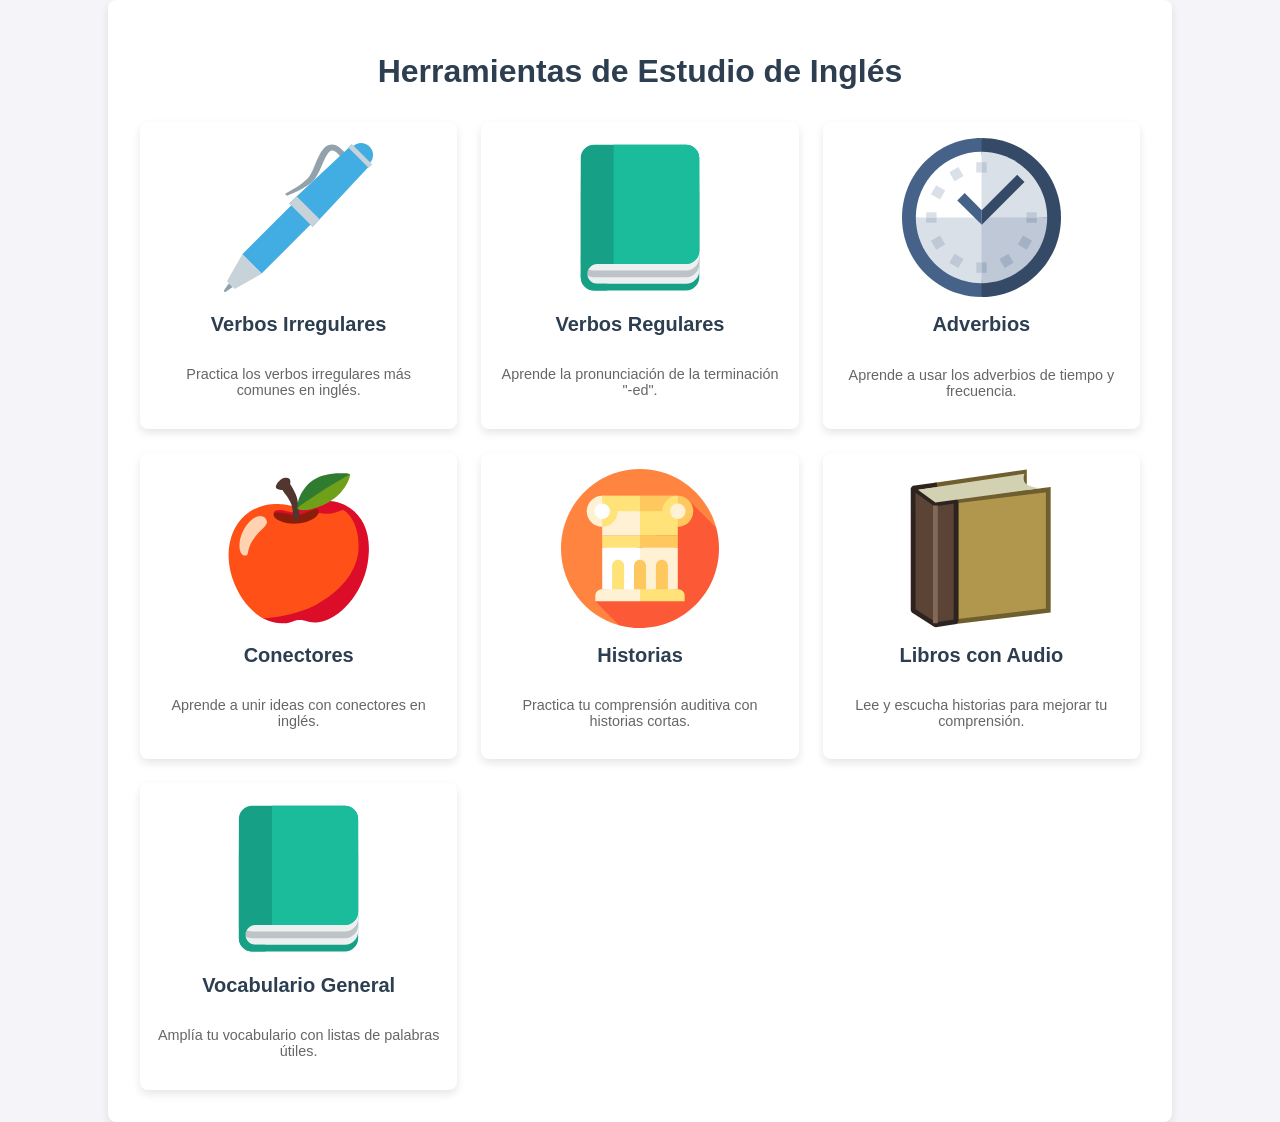
<file: index.html>
<!DOCTYPE html>
<html lang="es">
<head>
    <meta charset="UTF-8">
    <meta name="viewport" content="width=device-width, initial-scale=1.0">
    <title>Herramientas de Estudio de Inglés</title>
    <link rel="stylesheet" href="./css/styles.css">
</head>
<body>
    <div class="container">
        <h1>Herramientas de Estudio de Inglés</h1>
        <div class="menu-container">
            <a href="verbs.html" class="menu-card">
                <img src="[data-uri]" alt="Estudiar Verbos Irregulares">
                <h2>Verbos Irregulares</h2>
                <p>Practica los verbos irregulares más comunes en inglés.</p>
            </a>
            <a href="regular-verbs.html" class="menu-card">
                <img src="[data-uri]" alt="Estudiar Verbos Regulares">
                <h2>Verbos Regulares</h2>
                <p>Aprende la pronunciación de la terminación "-ed".</p>
            </a>
            <a href="adverbs.html" class="menu-card">
                <img src="[data-uri]" alt="Estudiar Adverbios">
                <h2>Adverbios</h2>
                <p>Aprende a usar los adverbios de tiempo y frecuencia.</p>
            </a>
            <a href="connectors.html" class="menu-card">
                <img src="[data-uri]" alt="Estudiar Conectores">
                <h2>Conectores</h2>
                <p>Aprende a unir ideas con conectores en inglés.</p>
            </a>
            <a href="stories.html" class="menu-card">
                <img src="[data-uri]" alt="Historias en Inglés">
                <h2>Historias</h2>
                <p>Practica tu comprensión auditiva con historias cortas.</p>
            </a>
            <a href="narnia.html" class="menu-card">
                <img src="[data-uri]" alt="Estudiar Libros">
                <h2>Libros con Audio</h2>
                <p>Lee y escucha historias para mejorar tu comprensión.</p>
            </a>
            <a href="vocabulary.html" class="menu-card">
                <img src="[data-uri]" alt="Estudiar Vocabulario">
                <h2>Vocabulario General</h2>
                <p>Amplía tu vocabulario con listas de palabras útiles.</p>
            </a>
        </div>
    </div>
</body>
</html>
</file>
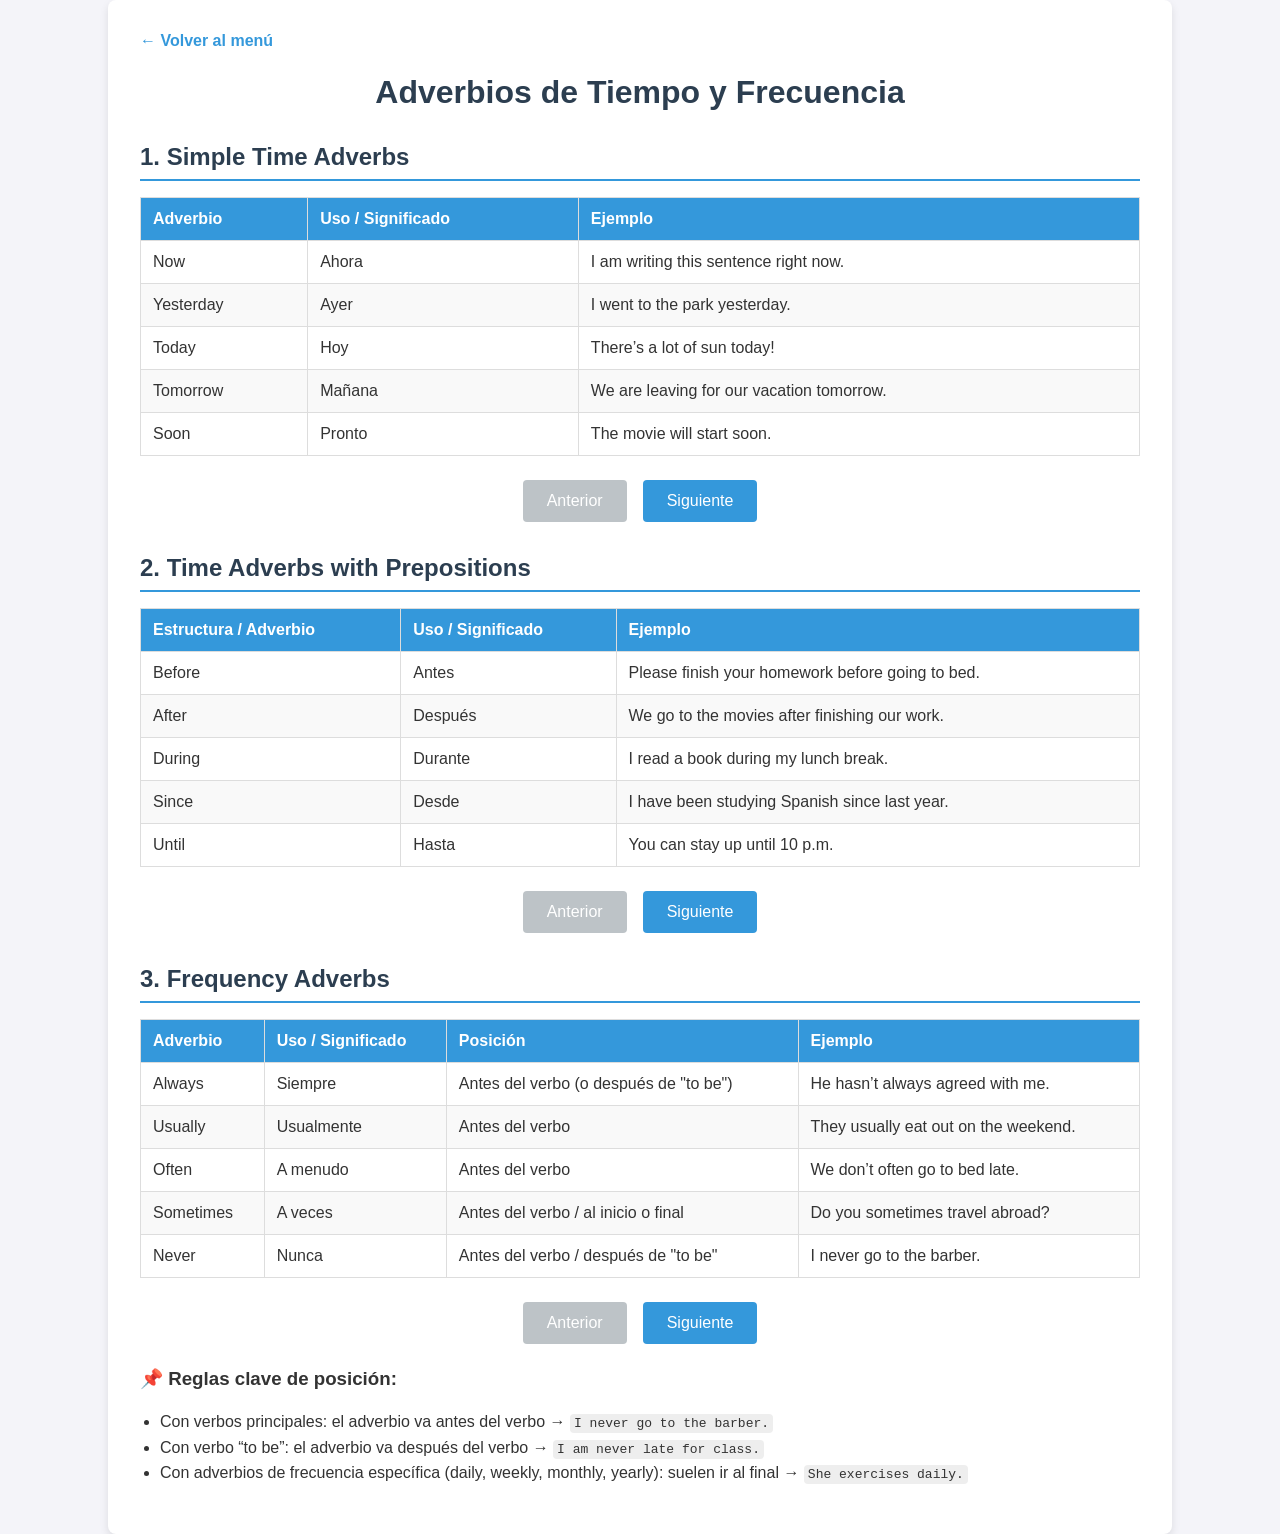
<file: adverbs.html>
<!DOCTYPE html>
<html lang="es">
<head>
    <meta charset="UTF-8">
    <meta name="viewport" content="width=device-width, initial-scale=1.0">
    <title>Adverbios en Inglés</title>
    <link rel="stylesheet" href="./css/styles.css">
</head>
<body>
    <div class="container">
        <a href="index.html" class="back-link">← Volver al menú</a>
        <h1>Adverbios de Tiempo y Frecuencia</h1>

        <h2>1. Simple Time Adverbs</h2>
        <div id="table-container-simple"></div>

        <h2>2. Time Adverbs with Prepositions</h2>
        <div id="table-container-prepositions"></div>

        <h2>3. Frequency Adverbs</h2>
        <div id="table-container-frequency"></div>
        
        <h3>📌 Reglas clave de posición:</h3>
        <ul>
            <li>Con verbos principales: el adverbio va antes del verbo → <code>I never go to the barber.</code></li>
            <li>Con verbo “to be”: el adverbio va después del verbo → <code>I am never late for class.</code></li>
            <li>Con adverbios de frecuencia específica (daily, weekly, monthly, yearly): suelen ir al final → <code>She exercises daily.</code></li>
        </ul>
    </div>
    <script src="./js/data.js"></script>
    <script src="./js/main.js"></script>
    <script>
        document.addEventListener('DOMContentLoaded', () => {
            createPaginatedTable(
                'table-container-simple', 
                studyData.simpleTimeAdverbs, 
                ["Adverbio", "Uso / Significado", "Ejemplo"]
            );
            createPaginatedTable(
                'table-container-prepositions', 
                studyData.prepositionAdverbs, 
                ["Estructura / Adverbio", "Uso / Significado", "Ejemplo"]
            );
            createPaginatedTable(
                'table-container-frequency', 
                studyData.frequencyAdverbs, 
                ["Adverbio", "Uso / Significado", "Posición", "Ejemplo"]
            );
        });
    </script>
</body>
</html>
</file>
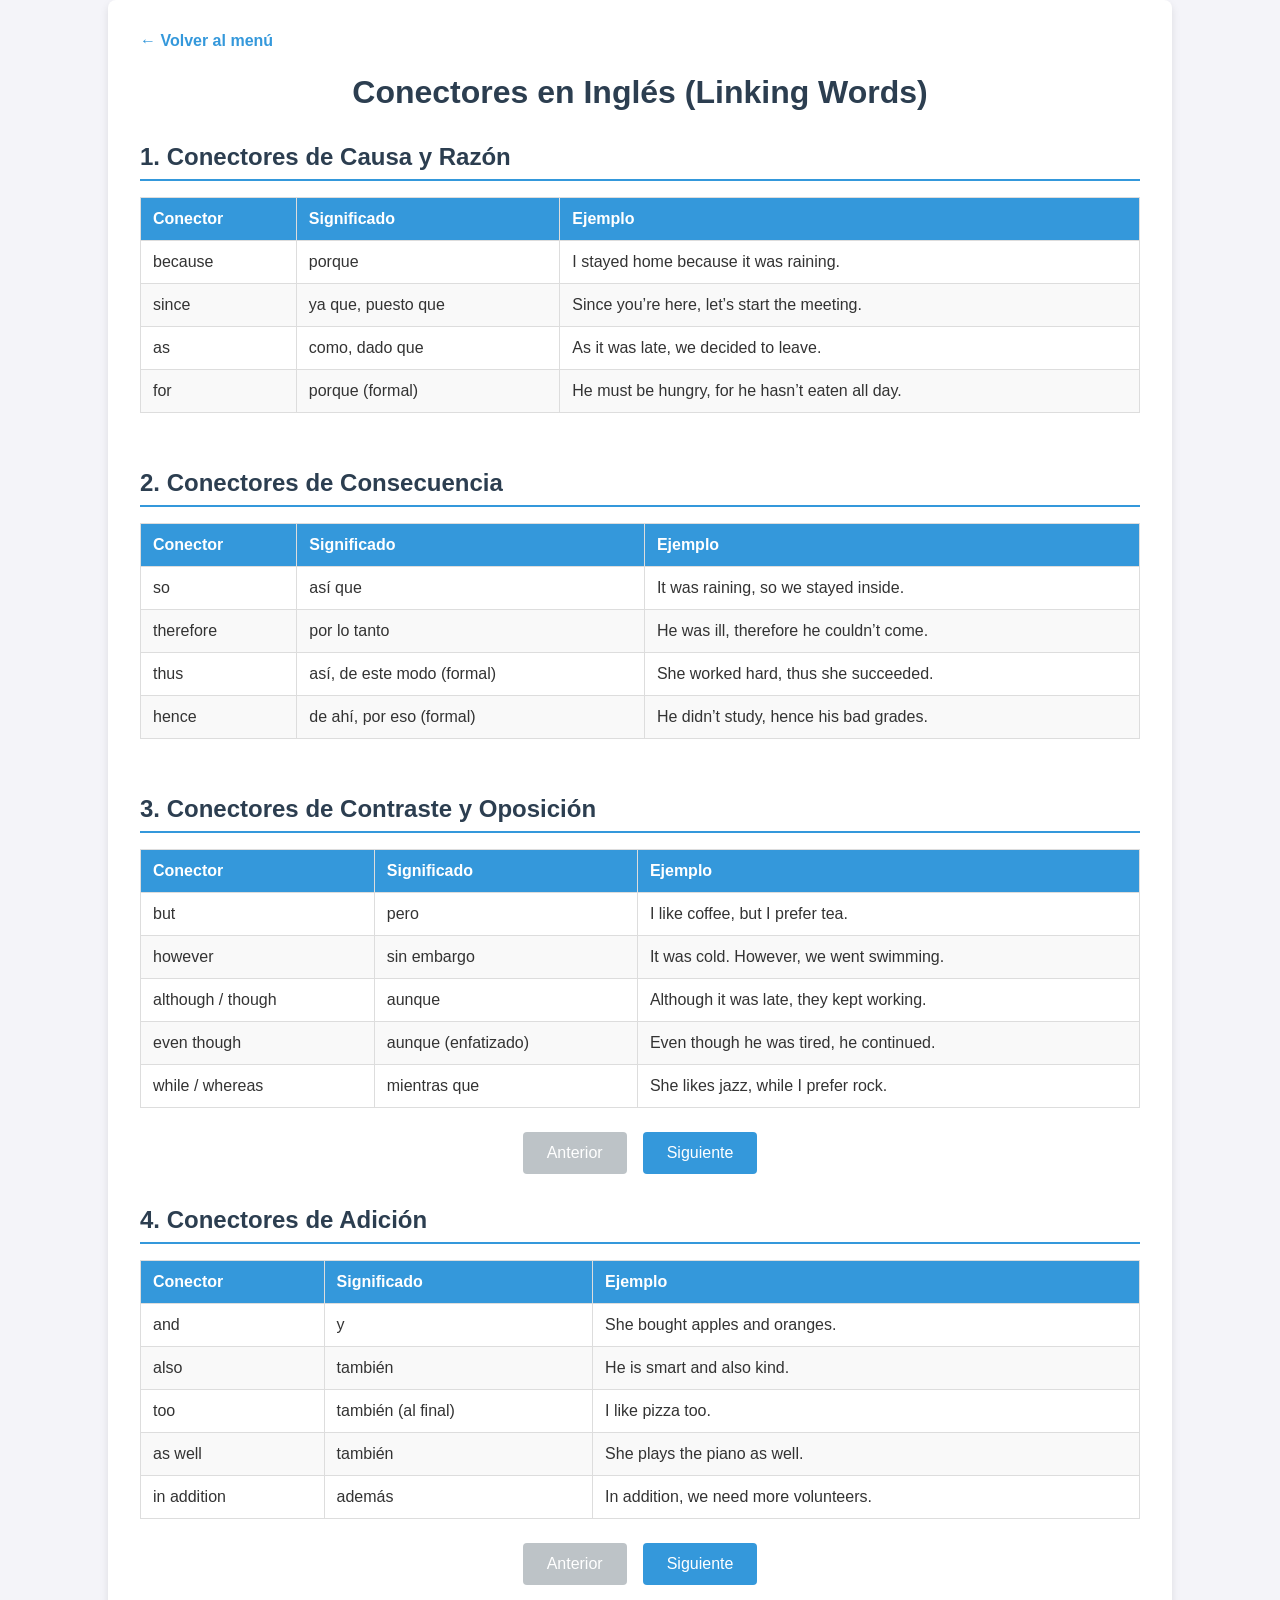
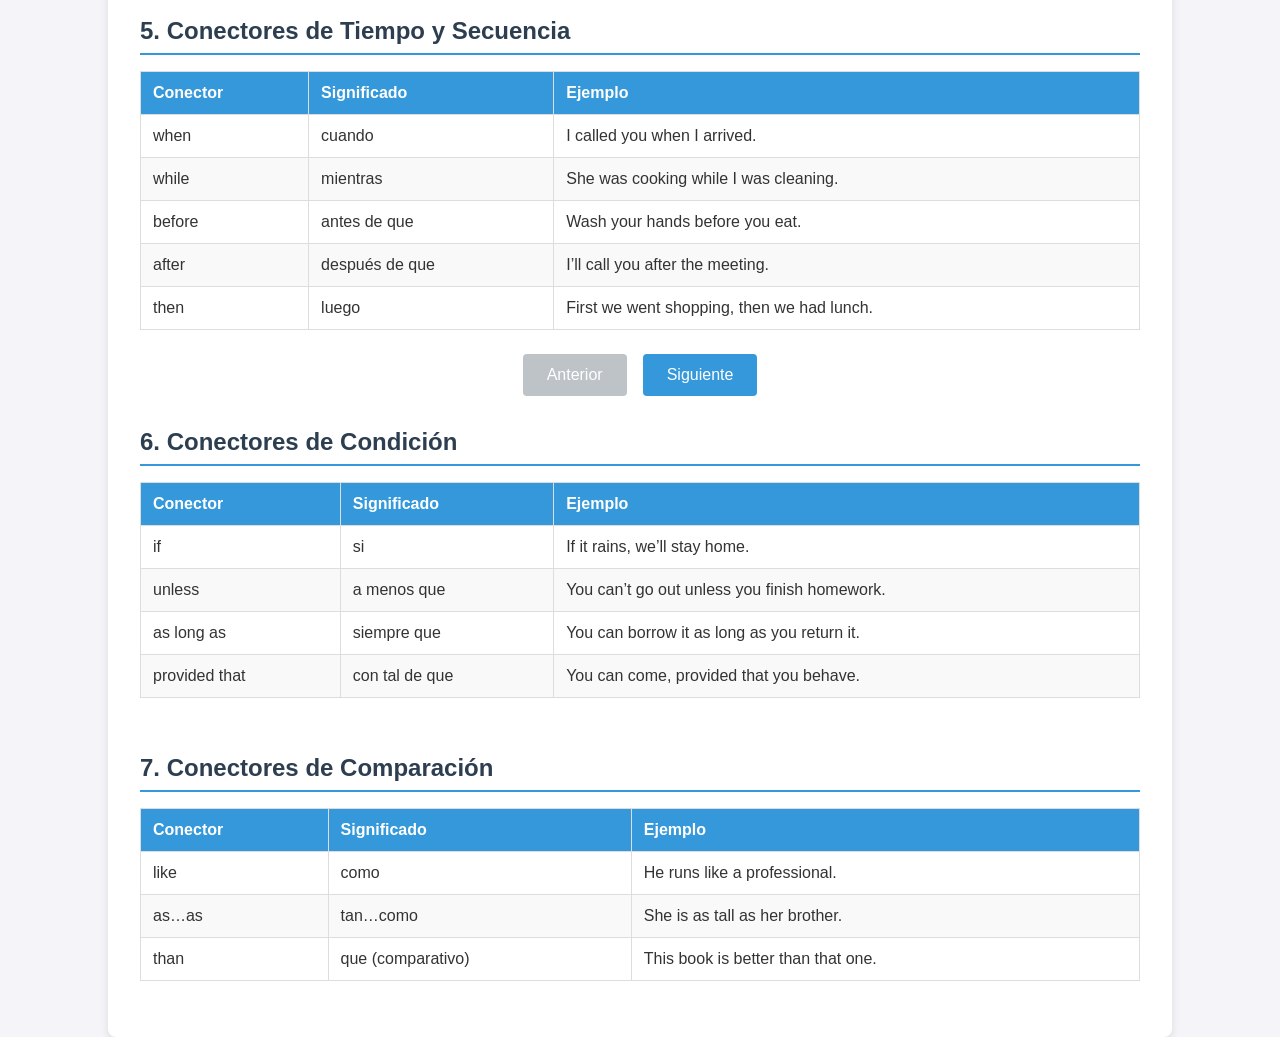
<file: connectors.html>
<!DOCTYPE html>
<html lang="es">
<head>
    <meta charset="UTF-8">
    <meta name="viewport" content="width=device-width, initial-scale=1.0">
    <title>Conectores en Inglés</title>
    <link rel="stylesheet" href="./css/styles.css">
</head>
<body>
    <div class="container">
        <a href="index.html" class="back-link">← Volver al menú</a>
        <h1>Conectores en Inglés (Linking Words)</h1>

        <h2>1. Conectores de Causa y Razón</h2>
        <div id="table-container-cause"></div>

        <h2>2. Conectores de Consecuencia</h2>
        <div id="table-container-result"></div>

        <h2>3. Conectores de Contraste y Oposición</h2>
        <div id="table-container-contrast"></div>

        <h2>4. Conectores de Adición</h2>
        <div id="table-container-addition"></div>

        <h2>5. Conectores de Tiempo y Secuencia</h2>
        <div id="table-container-time"></div>

        <h2>6. Conectores de Condición</h2>
        <div id="table-container-condition"></div>
        
        <h2>7. Conectores de Comparación</h2>
        <div id="table-container-comparison"></div>
    </div>

    <script src="./js/data.js"></script>
    <script src="./js/main.js"></script>
    <script>
        document.addEventListener('DOMContentLoaded', () => {
            const headers = ["Conector", "Significado", "Ejemplo"];
            createPaginatedTable('table-container-cause', studyData.connectorsCause, headers);
            createPaginatedTable('table-container-result', studyData.connectorsResult, headers);
            createPaginatedTable('table-container-contrast', studyData.connectorsContrast, headers);
            createPaginatedTable('table-container-addition', studyData.connectorsAddition, headers);
            createPaginatedTable('table-container-time', studyData.connectorsTime, headers);
            createPaginatedTable('table-container-condition', studyData.connectorsCondition, headers);
            createPaginatedTable('table-container-comparison', studyData.connectorsComparison, headers);
        });
    </script>
</body>
</html>
</file>
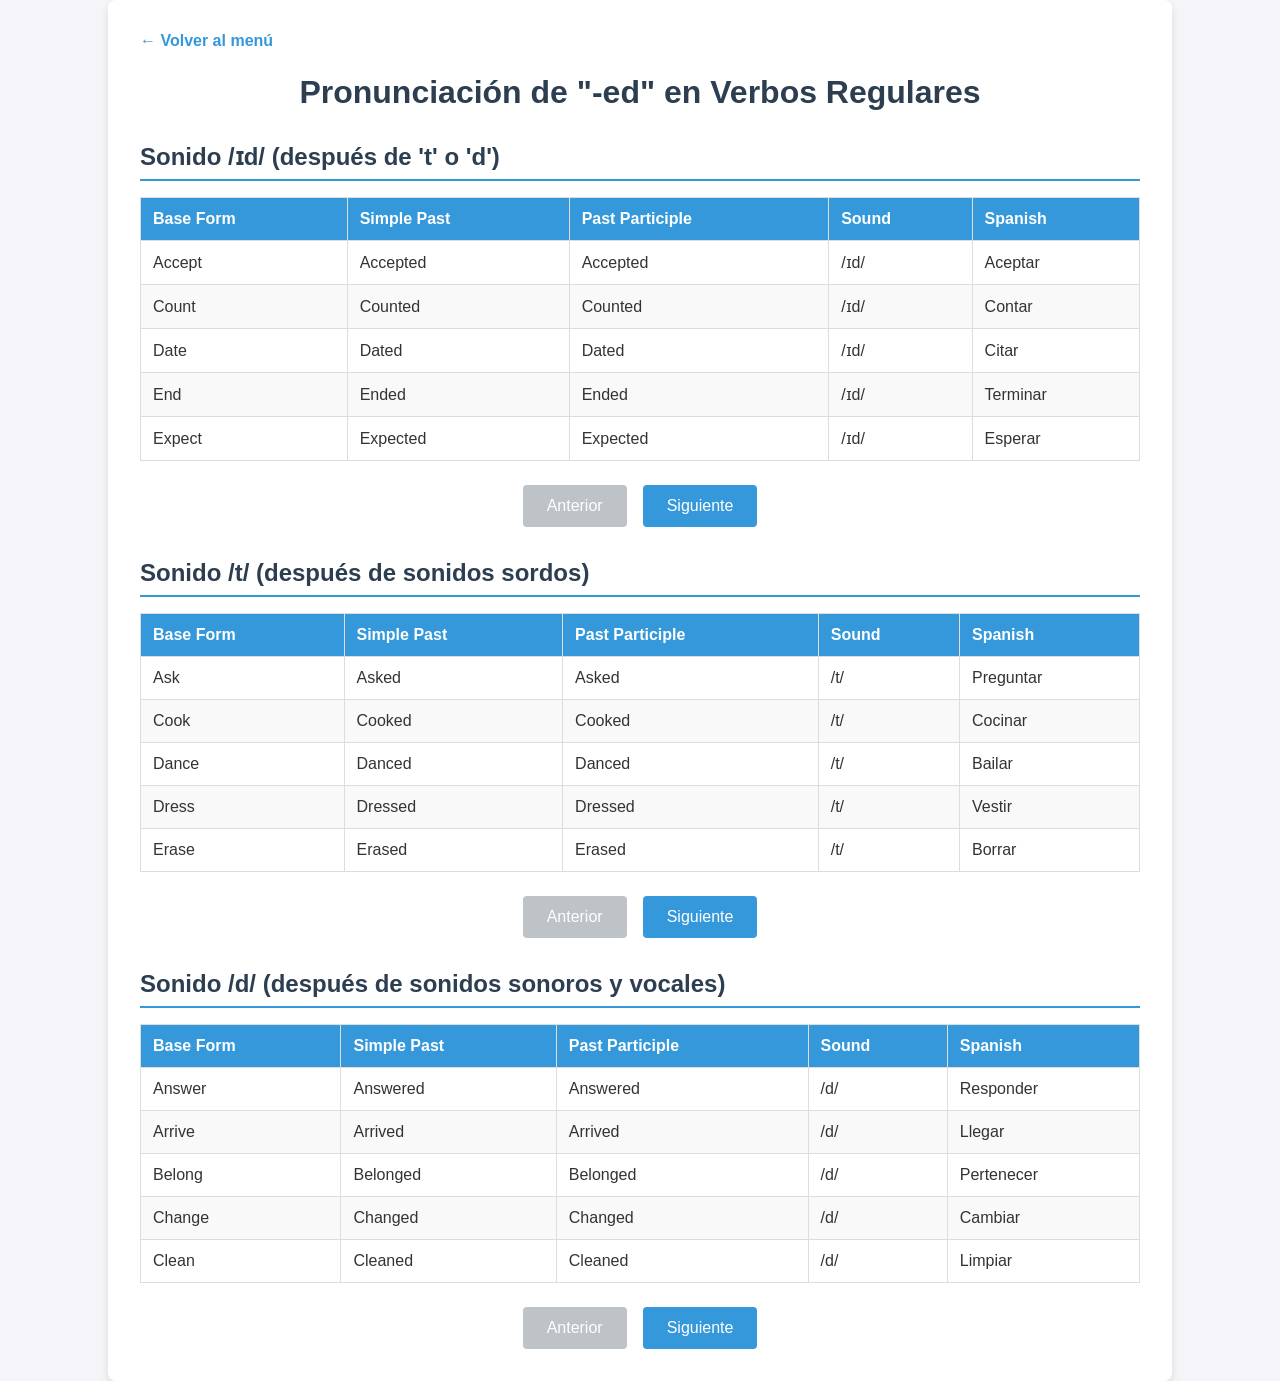
<file: regular-verbs.html>
<!DOCTYPE html>
<html lang="es">
<head>
    <meta charset="UTF-8">
    <meta name="viewport" content="width=device-width, initial-scale=1.0">
    <title>Pronunciación de Verbos Regulares</title>
    <link rel="stylesheet" href="./css/styles.css">
</head>
<body>
    <div class="container">
        <a href="index.html" class="back-link">← Volver al menú</a>
        <h1>Pronunciación de "-ed" en Verbos Regulares</h1>

        <h2>Sonido /ɪd/ (después de 't' o 'd')</h2>
        <div id="table-container-id"></div>

        <h2>Sonido /t/ (después de sonidos sordos)</h2>
        <div id="table-container-t"></div>

        <h2>Sonido /d/ (después de sonidos sonoros y vocales)</h2>
        <div id="table-container-d"></div>
    </div>

    <script src="./js/data.js"></script>
    <script src="./js/main.js"></script>
    <script>
        document.addEventListener('DOMContentLoaded', () => {
            const headers = ["Base Form", "Simple Past", "Past Participle", "Sound", "Spanish"];
            
            createPaginatedTable('table-container-id', studyData.regularVerbsId, headers);
            createPaginatedTable('table-container-t', studyData.regularVerbsT, headers);
            createPaginatedTable('table-container-d', studyData.regularVerbsD, headers);
        });
    </script>
</body>
</html>
</file>
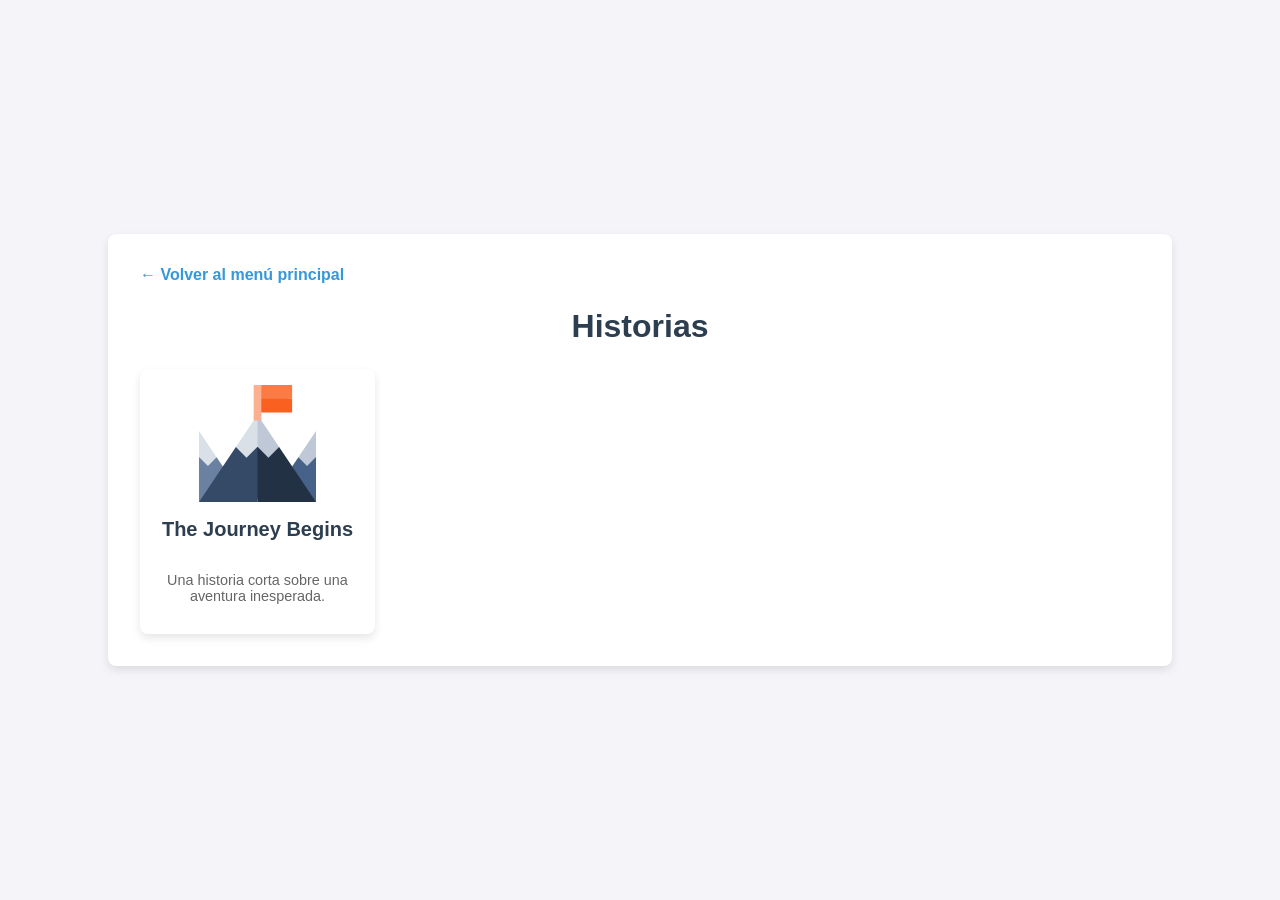
<file: stories.html>
<!DOCTYPE html>
<html lang="es">
<head>
    <meta charset="UTF-8">
    <meta name="viewport" content="width=device-width, initial-scale=1.0">
    <title>Historias para Aprender Inglés</title>
    <link rel="stylesheet" href="./css/styles.css">
</head>
<body>
    <div class="container">
        <a href="index.html" class="back-link">← Volver al menú principal</a>
        <h1>Historias</h1>
        <div class="stories-menu-container">
            <a href="story1.html" class="menu-card">
                <img src="[data-uri]" alt="The Journey Begins">
                <h2>The Journey Begins</h2>
                <p>Una historia corta sobre una aventura inesperada.</p>
            </a>
            <!-- Puedes añadir más historias aquí en el futuro -->
        </div>
    </div>
</body>
</html>
</file>
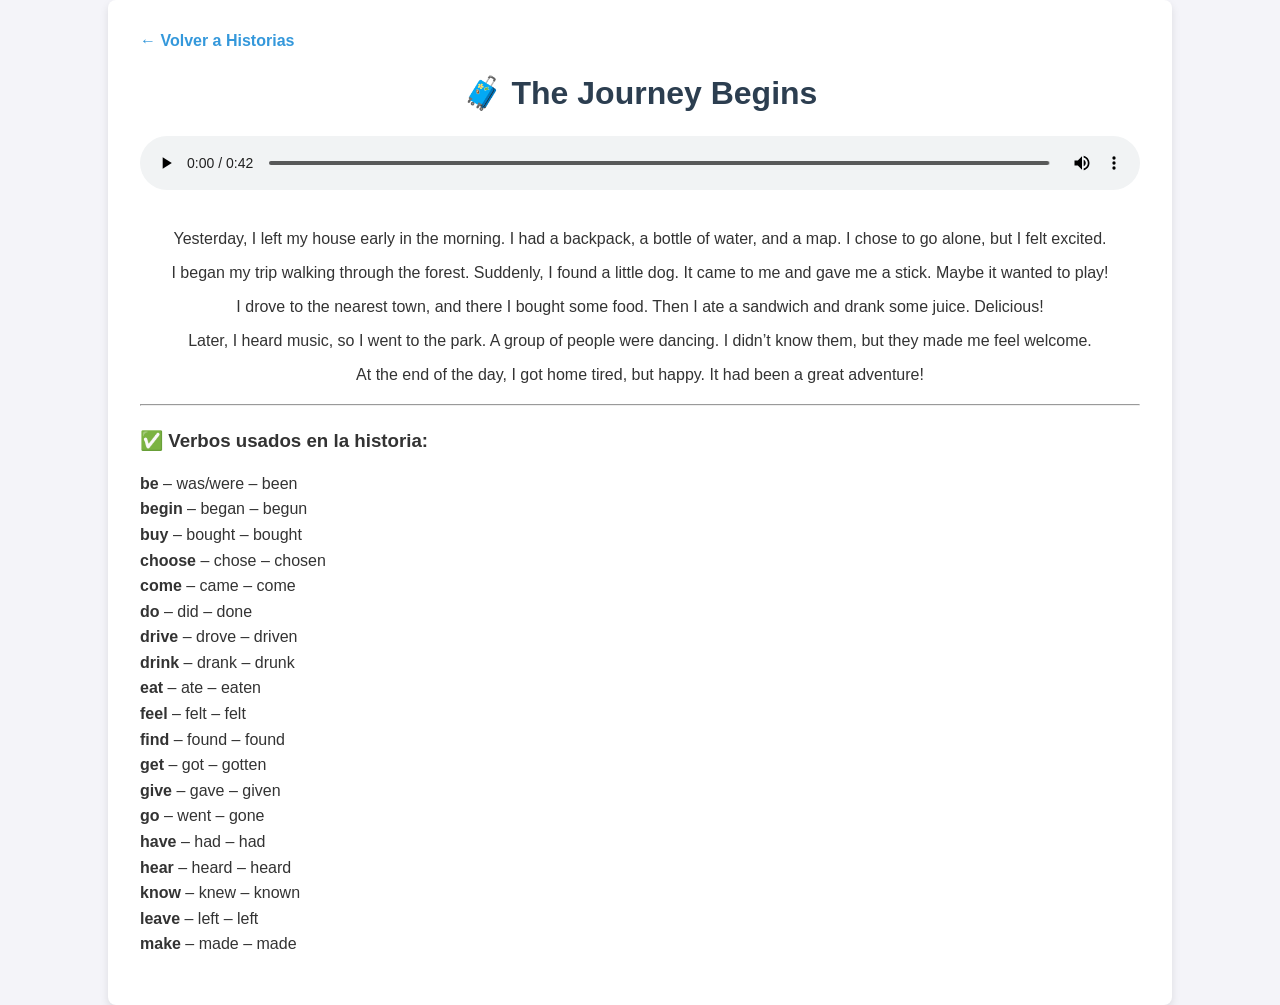
<file: story1.html>
<!DOCTYPE html>
<html lang="es">
<head>
    <meta charset="UTF-8">
    <meta name="viewport" content="width=device-width, initial-scale=1.0">
    <title>Historia: The Journey Begins</title>
    <link rel="stylesheet" href="./css/styles.css">
</head>
<body>
    <div class="container book-container">
        <a href="stories.html" class="back-link">← Volver a Historias</a>
        <h1>🧳 The Journey Begins</h1>

        <audio controls id="book-audio" src="./audio/h1.mp3" style="width: 100%; margin-bottom: 20px;"></audio>
        
        <div id="book-text">
            <p>Yesterday, I left my house early in the morning. I had a backpack, a bottle of water, and a map. I chose to go alone, but I felt excited.</p>
            <p>I began my trip walking through the forest. Suddenly, I found a little dog. It came to me and gave me a stick. Maybe it wanted to play!</p>
            <p>I drove to the nearest town, and there I bought some food. Then I ate a sandwich and drank some juice. Delicious!</p>
            <p>Later, I heard music, so I went to the park. A group of people were dancing. I didn’t know them, but they made me feel welcome.</p>
            <p>At the end of the day, I got home tired, but happy. It had been a great adventure!</p>
            
            <hr style="margin: 20px 0;">
            
            <h3>✅ Verbos usados en la historia:</h3>
            <ul style="list-style-type: none; padding-left: 0;">
                <li><strong>be</strong> – was/were – been</li>
                <li><strong>begin</strong> – began – begun</li>
                <li><strong>buy</strong> – bought – bought</li>
                <li><strong>choose</strong> – chose – chosen</li>
                <li><strong>come</strong> – came – come</li>
                <li><strong>do</strong> – did – done</li>
                <li><strong>drive</strong> – drove – driven</li>
                <li><strong>drink</strong> – drank – drunk</li>
                <li><strong>eat</strong> – ate – eaten</li>
                <li><strong>feel</strong> – felt – felt</li>
                <li><strong>find</strong> – found – found</li>
                <li><strong>get</strong> – got – gotten</li>
                <li><strong>give</strong> – gave – given</li>
                <li><strong>go</strong> – went – gone</li>
                <li><strong>have</strong> – had – had</li>
                <li><strong>hear</strong> – heard – heard</li>
                <li><strong>know</strong> – knew – known</li>
                <li><strong>leave</strong> – left – left</li>
                <li><strong>make</strong> – made – made</li>
            </ul>
        </div>
    </div>
</body>
</html>
</file>
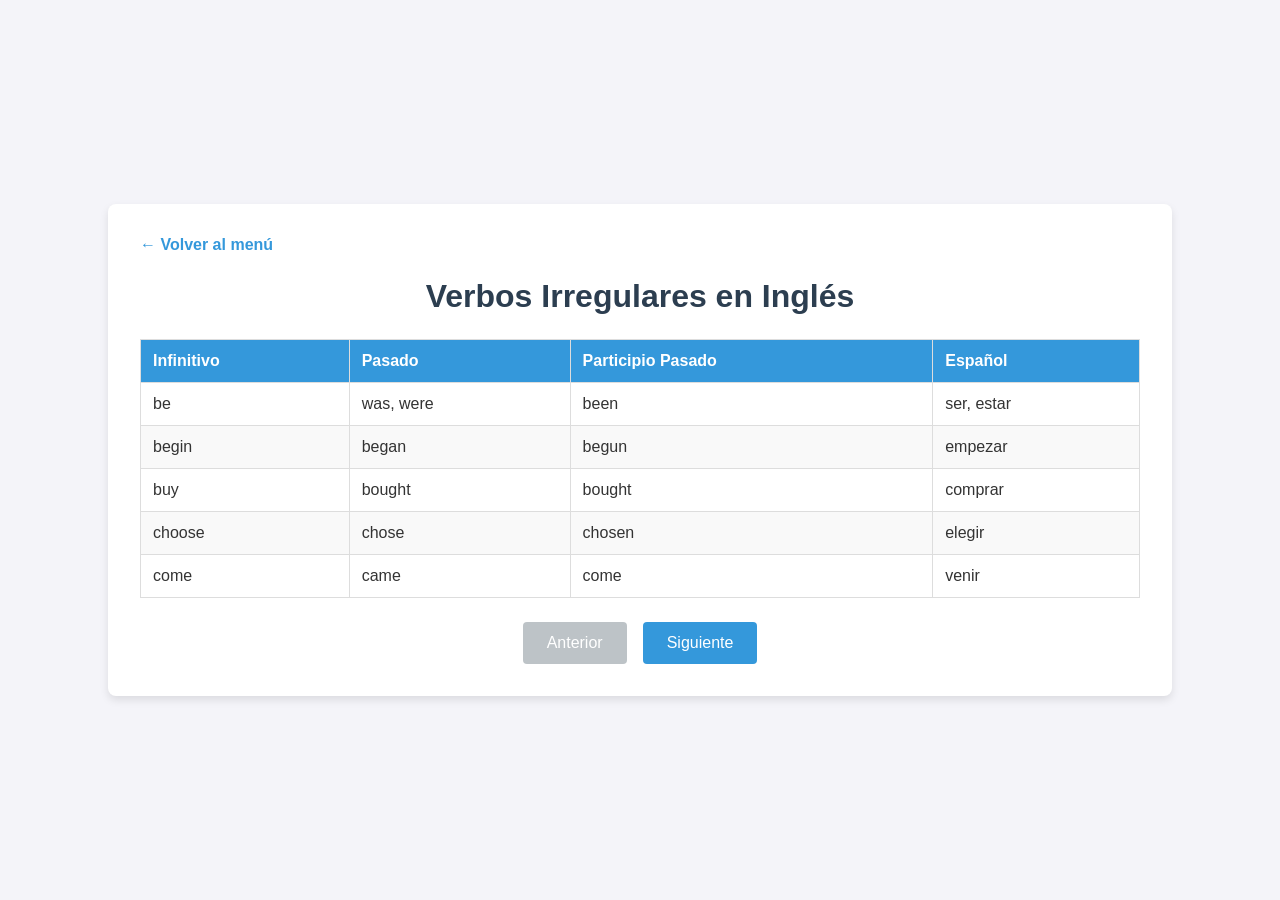
<file: verbs.html>
<!DOCTYPE html>
<html lang="es">
<head>
    <meta charset="UTF-8">
    <meta name="viewport" content="width=device-width, initial-scale=1.0">
    <title>Verbos Irregulares en Inglés</title>
    <link rel="stylesheet" href="./css/styles.css">
</head>
<body>
    <div class="container">
        <a href="index.html" class="back-link">← Volver al menú</a>
        <h1>Verbos Irregulares en Inglés</h1>
        
        <!-- El contenido de la tabla y la paginación se generará aquí -->
        <div id="table-container"></div>
    </div>

    <script src="./js/data.js"></script>
    <script src="./js/main.js"></script>
    <script>
        document.addEventListener('DOMContentLoaded', () => {
            const headers = ["Infinitivo", "Pasado", "Participio Pasado", "Español"];
            createPaginatedTable('table-container', studyData.irregularVerbs, headers);
        });
    </script>
</body>
</html>
</file>
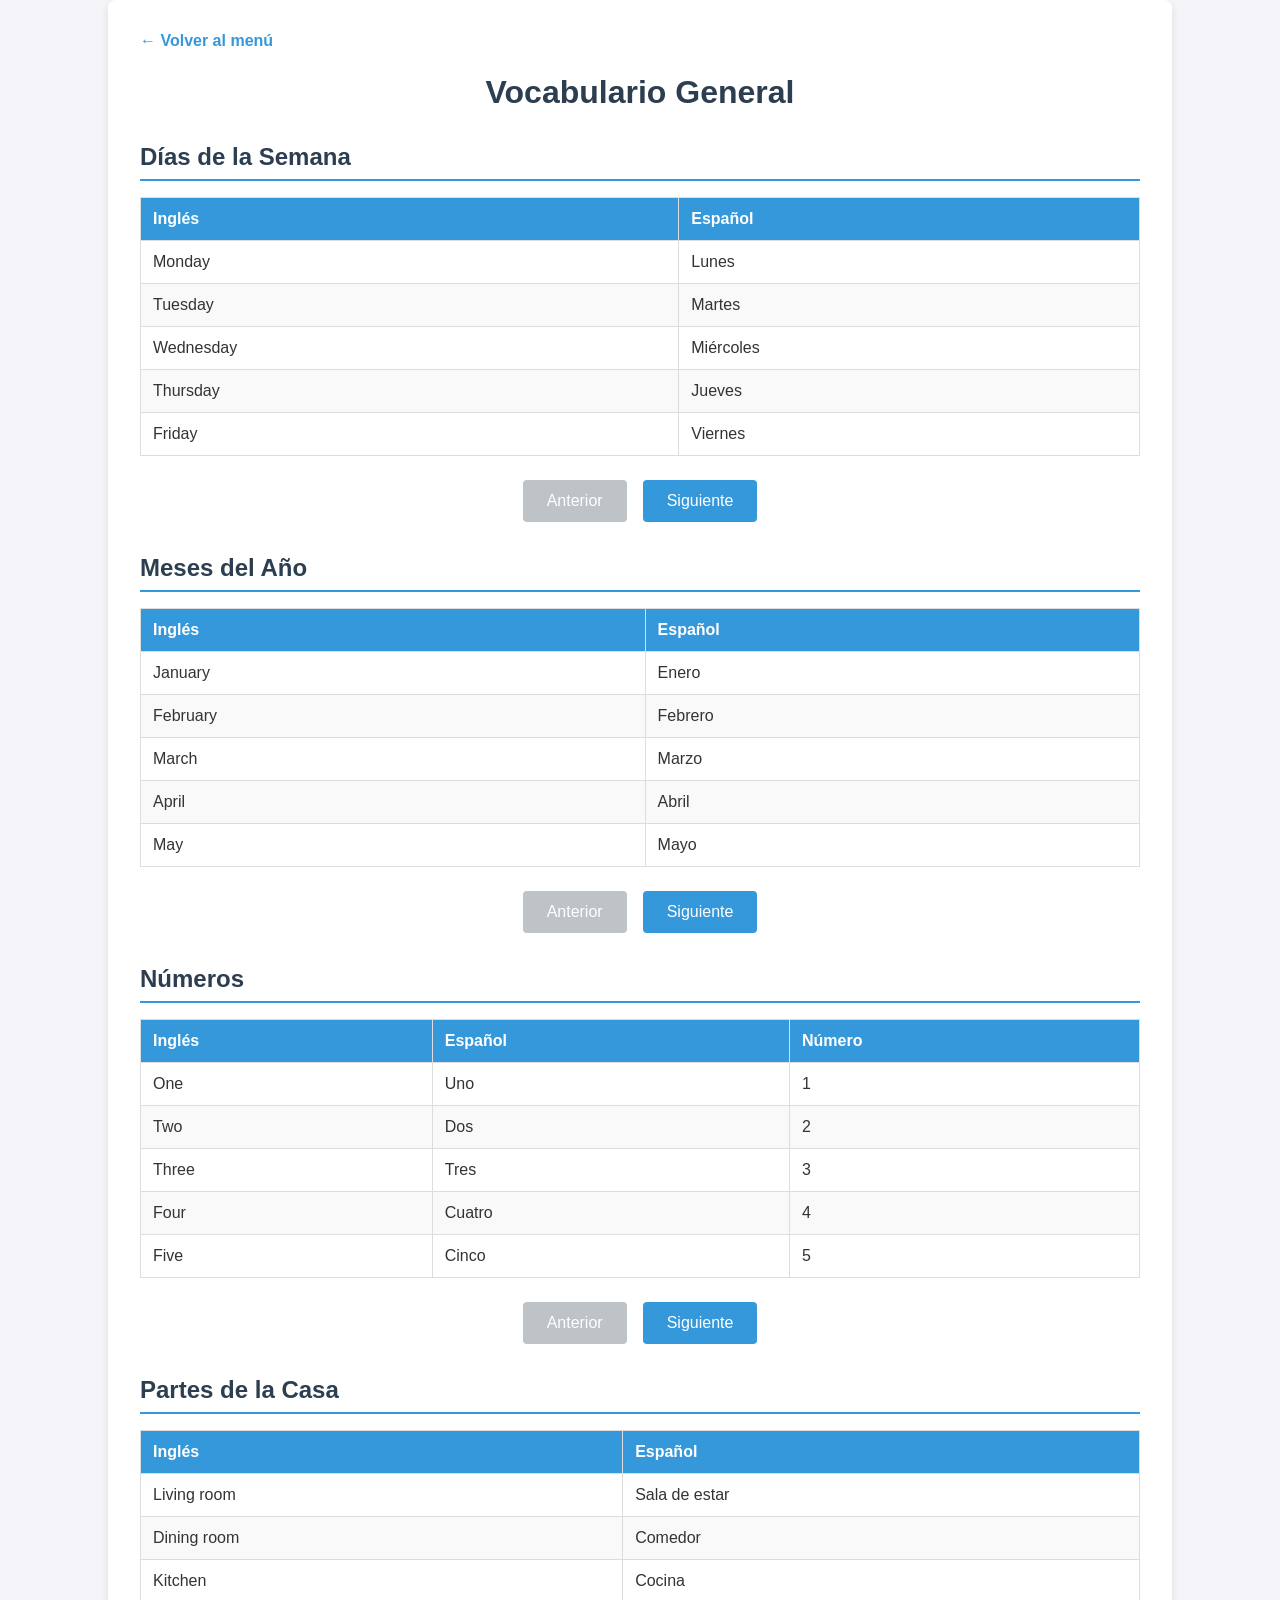
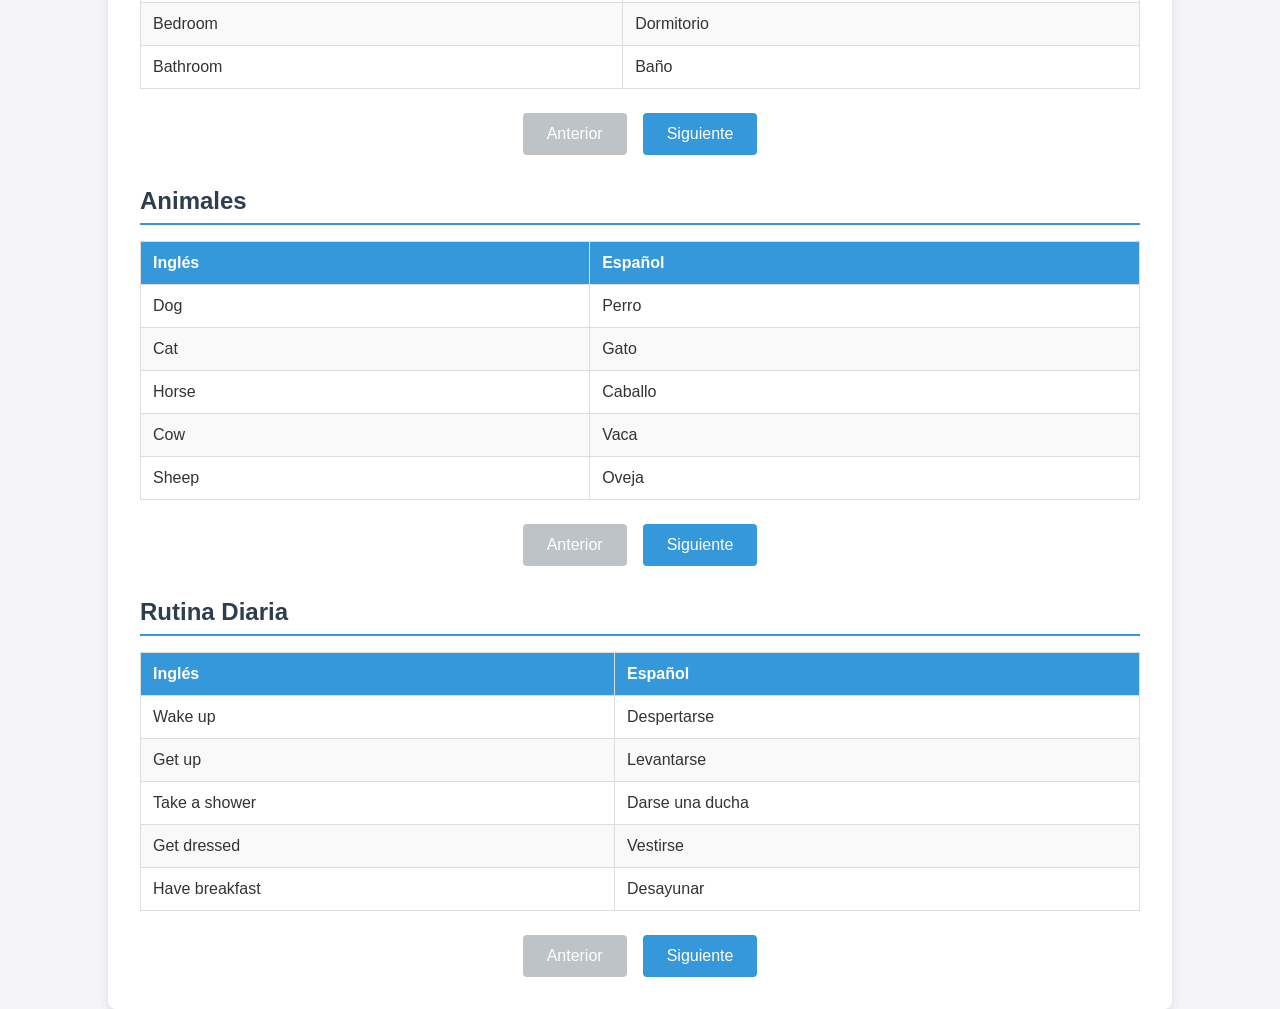
<file: vocabulary.html>
<!DOCTYPE html>
<html lang="es">
<head>
    <meta charset="UTF-8">
    <meta name="viewport" content="width=device-width, initial-scale=1.0">
    <title>Vocabulario General en Inglés</title>
    <link rel="stylesheet" href="./css/styles.css">
</head>
<body>
    <div class="container">
        <a href="index.html" class="back-link">← Volver al menú</a>
        <h1>Vocabulario General</h1>

        <h2>Días de la Semana</h2>
        <div id="table-container-days"></div>

        <h2>Meses del Año</h2>
        <div id="table-container-months"></div>

        <h2>Números</h2>
        <div id="table-container-numbers"></div>

        <h2>Partes de la Casa</h2>
        <div id="table-container-house"></div>

        <h2>Animales</h2>
        <div id="table-container-animals"></div>

        <h2>Rutina Diaria</h2>
        <div id="table-container-routine"></div>
    </div>

    <script src="./js/data.js"></script>
    <script src="./js/main.js"></script>
    <script>
        document.addEventListener('DOMContentLoaded', () => {
            createPaginatedTable('table-container-days', studyData.daysOfWeek, ["Inglés", "Español"]);
            createPaginatedTable('table-container-months', studyData.months, ["Inglés", "Español"]);
            createPaginatedTable('table-container-numbers', studyData.numbers, ["Inglés", "Español", "Número"]);
            createPaginatedTable('table-container-house', studyData.houseParts, ["Inglés", "Español"]);
            createPaginatedTable('table-container-animals', studyData.animals, ["Inglés", "Español"]);
            createPaginatedTable('table-container-routine', studyData.dailyRoutine, ["Inglés", "Español"]);
        });
    </script>
</body>
</html>
</file>
<file: css/styles.css>
body {
    font-family: sans-serif;
    background-color: #f4f4f9;
    color: #333;
    display: flex;
    justify-content: center;
    align-items: center;
    min-height: 100vh;
    margin: 0;
}

.container {
    background-color: white;
    padding: 2rem;
    border-radius: 8px;
    box-shadow: 0 4px 8px rgba(0, 0, 0, 0.1);
    width: 90%;
    max-width: 1000px;
    text-align: center;
}

h1 {
    color: #2c3e50;
    margin-bottom: 1.5rem;
}

table {
    width: 100%;
    border-collapse: collapse;
    margin-bottom: 1.5rem;
}

th, td {
    padding: 0.75rem;
    border: 1px solid #ddd;
    text-align: left;
}

thead {
    background-color: #3498db;
    color: white;
}

th {
    font-weight: bold;
}

tbody tr:nth-child(even) {
    background-color: #f9f9f9;
}

.navigation {
    display: flex;
    justify-content: center;
    gap: 1rem;
}

button {
    background-color: #3498db;
    color: white;
    border: none;
    padding: 0.75rem 1.5rem;
    border-radius: 4px;
    cursor: pointer;
    font-size: 1rem;
    transition: background-color 0.3s;
}

button:hover {
    background-color: #2980b9;
}

button:disabled {
    background-color: #bdc3c7;
    cursor: not-allowed;
}

.back-link {
    display: block;
    text-align: left;
    margin-bottom: 1.5rem;
    color: #3498db;
    text-decoration: none;
    font-weight: bold;
}

.back-link:hover {
    text-decoration: underline;
}

h2 {
    color: #2c3e50;
    margin-top: 2rem;
    margin-bottom: 1rem;
    border-bottom: 2px solid #3498db;
    padding-bottom: 0.5rem;
    text-align: left;
}

h3 {
    margin-top: 1.5rem;
    color: #333;
    text-align: left;
}

ul {
    text-align: left;
    padding-left: 20px;
    line-height: 1.6;
}

li code {
    background-color: #eee;
    padding: 2px 4px;
    border-radius: 4px;
    font-family: monospace;
}

.menu-container {
    display: grid;
    grid-template-columns: 1fr;
    gap: 1.5rem;
    margin-top: 2rem;
}

.stories-menu-container {
    display: grid;
    grid-template-columns: repeat(4, 1fr);
    gap: 20px;
    margin-top: 20px;
}

.menu-card {
    background-color: #ffffff;
    border-radius: 8px;
    box-shadow: 0 4px 8px rgba(0,0,0,0.1);
    overflow: hidden;
    text-decoration: none;
    color: inherit;
    transition: transform 0.3s, box-shadow 0.3s;
    display: flex;
    flex-direction: column;
    align-items: center;
    padding-top: 1rem;
}

.menu-card:hover {
    transform: translateY(-5px);
    box-shadow: 0 8px 16px rgba(0,0,0,0.2);
}

.menu-card img {
    width: 50%;
    height: auto;
    object-fit: contain;
}

.menu-card h2 {
    font-size: 1.25rem;
    margin: 1rem 0 0.5rem;
    border-bottom: none; /* Override general h2 style */
    text-align: center;
}

.menu-card p {
    font-size: 0.9rem;
    padding: 0 1rem 1rem;
    color: #666;
}

.table-wrapper {
    overflow-x: auto;
    margin-top: 1rem;
}


/* Responsive Design */
@media (max-width: 768px) {
    body {
        align-items: flex-start;
        padding-top: 1rem;
    }

    .container {
        padding: 1rem;
        width: 95%;
    }

    h1 {
        font-size: 1.5rem;
    }

    th, td {
        padding: 0.5rem;
        font-size: 0.9rem;
    }

    button {
        padding: 0.6rem 1.2rem;
        font-size: 0.9rem;
    }

    .navigation {
        flex-direction: column;
        gap: 0.5rem;
    }
    
    .menu-card {
        width: 100%;
        max-width: 350px;
    }
}

/* Tablet and Desktop Layout */
@media (min-width: 768px) {
    .menu-container {
        grid-template-columns: repeat(3, 1fr);
    }
}

@media (max-width: 1024px) {
    .menu-container {
        grid-template-columns: repeat(3, 1fr);
    }
    .stories-menu-container {
        grid-template-columns: repeat(3, 1fr);
    }
}

/* For mobile */
@media (max-width: 600px) {
    .menu-container {
        grid-template-columns: 1fr;
    }
    .stories-menu-container {
        grid-template-columns: 1fr;
    }
    h1 {
        font-size: 1.8em;
    }
}
</file>
